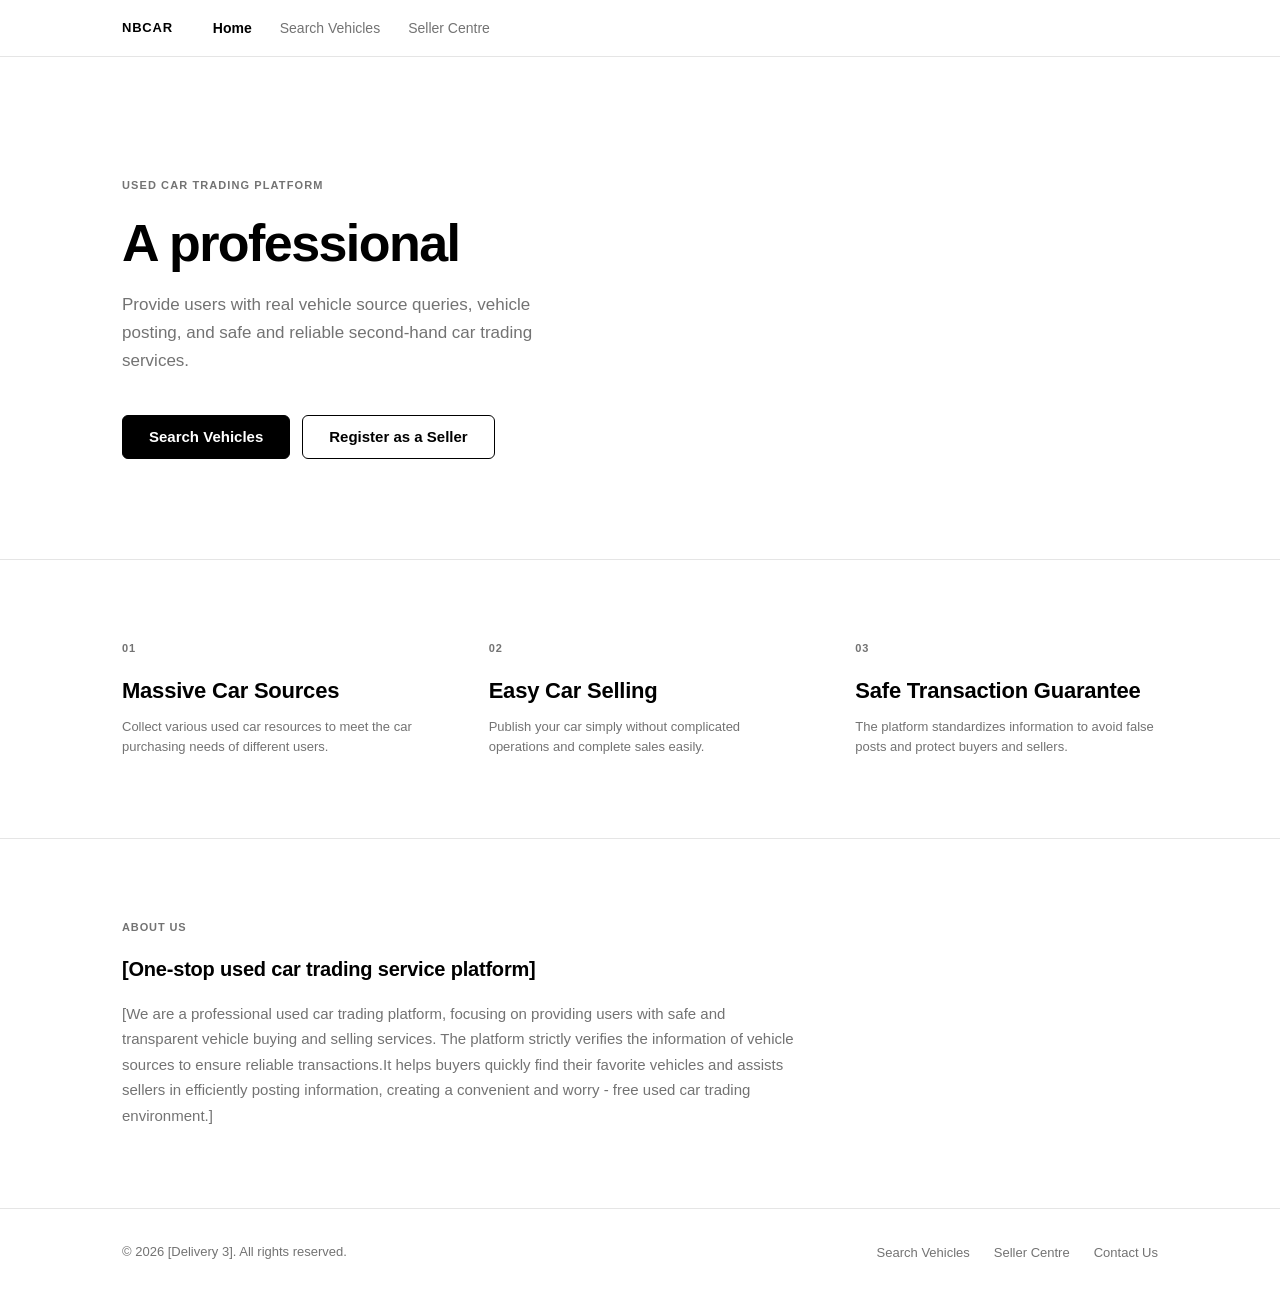
<file: index.html>
<!DOCTYPE html>
<html lang="zh-CN">

<head>
  <meta charset="UTF-8">
  <meta name="viewport" content="width=device-width, initial-scale=1.0">
  <title>NBCAR — Used Car Trading Platform</title>
  <link rel="stylesheet" href="css/style.css">
</head>

<body data-page="index">
  <div class="page-wrap">

    <!-- ===== Primary Navigation ===== -->
    <nav class="nav">
      <div class="nav-inner">
        <a href="index.html" class="nav-logo">NBCAR</a>
        <ul class="nav-links">
          <li><a href="index.html" class="active">Home</a></li>
          <li><a href="search.html">Search Vehicles</a></li>
          <li><a href="seller.html">Seller Centre</a></li>
        </ul>
        <div class="nav-right" id="nav-user-status"></div>
      </div>
    </nav>

    <main class="page-main">

      <!-- ===== Hero ===== -->
      <section class="hero">
        <div class="container">
          <p class="hero-eyebrow">Used Car Trading Platform</p>
          <h1 class="hero-title ">A professional online second-hand trading platform.</h1>
          <p class="hero-subtitle ">Provide users with real vehicle source queries, vehicle posting, and safe and
            reliable second-hand car trading services.</p>
          <div class="hero-actions">
            <a href="search.html" class="btn btn-primary btn-lg">Search Vehicles</a>
            <a href="register.html" class="btn btn-secondary btn-lg">Register as a Seller</a>
          </div>
        </div>
      </section>

      <!-- ===== Divider ===== -->
      <div style="border-top: 1px solid #E5E5E5;"></div>

      <!-- ===== Feature overview ===== -->
      <section class="section">
        <div class="container">
          <div style="display: grid; grid-template-columns: repeat(3, 1fr); gap: 48px 64px;">

            <div>
              <div class="section-label">01</div>
              <div class="section-heading">Massive Car Sources</div>
              <p class="text-muted text-sm mt-8">Collect various used car resources to meet the car purchasing needs of
                different
                users.</p>
            </div>

            <div>
              <div class="section-label">02</div>
              <div class="section-heading">Easy Car Selling</div>
              <p class="text-muted text-sm mt-8">Publish your car simply without complicated operations and complete
                sales easily.
              </p>
            </div>

            <div>
              <div class="section-label">03</div>
              <div class="section-heading">Safe Transaction Guarantee</div>
              <p class="text-muted text-sm mt-8">The platform standardizes information to avoid false posts and protect
                buyers and
                sellers.</p>
            </div>
          </div>
        </div>
      </section>

      <!-- ===== About strip ===== -->
      <div style="border-top: 1px solid #E5E5E5;"></div>
      <section class="section">
        <div class="container">
          <div style="max-width: 680px;">
            <p class="section-label">About Us</p>
            <h2 class="section-heading" style="font-size: 20px; margin-bottom: 16px;">[One-stop used car trading service
              platform]</h2>
            <p class="text-muted" style="font-size: 15px; line-height: 1.7;">[We are a professional used car trading
              platform, focusing on providing users with safe and transparent vehicle buying and selling services. The
              platform strictly verifies the information of vehicle sources to ensure reliable transactions.It helps
              buyers quickly find their favorite vehicles and assists sellers in efficiently posting information,
              creating a convenient and worry - free used car trading environment.]</p>
            </p>
          </div>
        </div>
      </section>

    </main>

    <!-- ===== Footer ===== -->
    <footer>
      <div class="footer-inner">
        <span class="footer-copy ">© 2026 [Delivery 3]. All rights reserved.</span>
        <ul class="footer-links">
          <li><a href="search.html">Search Vehicles</a></li>
          <li><a href="seller.html">Seller Centre</a></li>
          <li><a href="#" class="ph">Contact Us</a></li>
        </ul>
      </div>
    </footer>

  </div>
  <script src="js/storage.js"></script>
  <script src="js/validation.js"></script>
  <script src="js/main.js"></script>
</body>

</html>
</file>
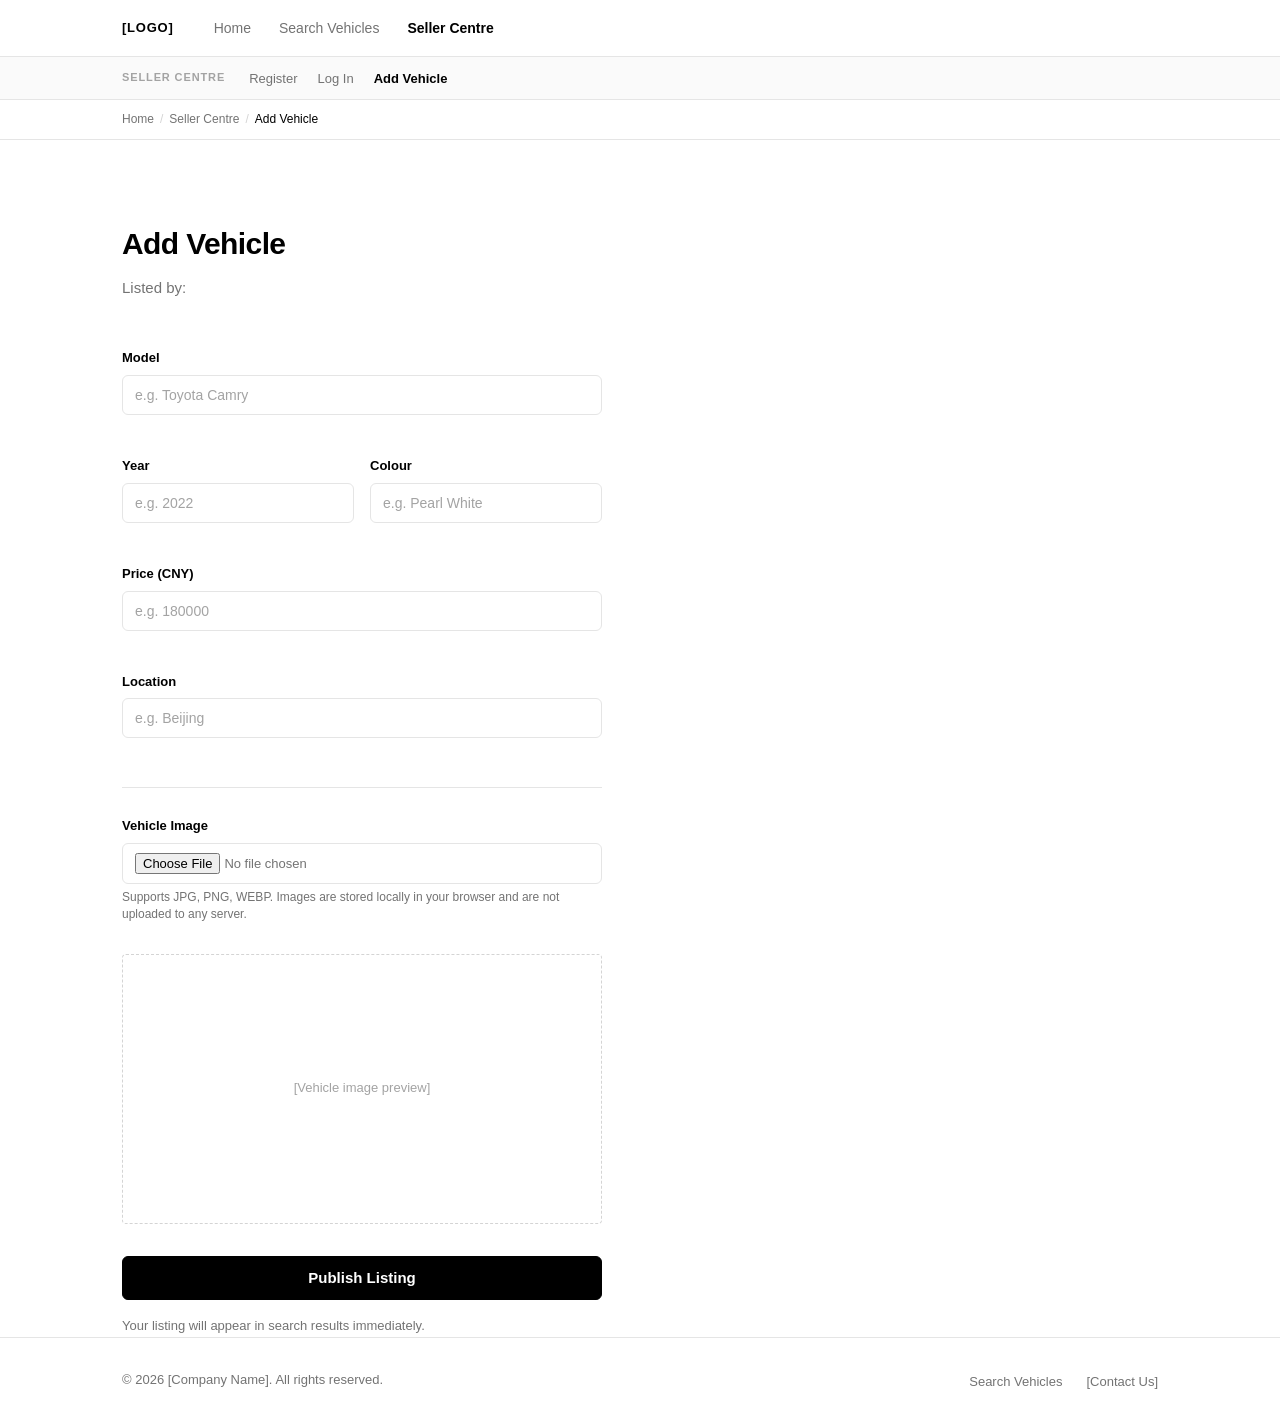
<file: add-car.html>
<!DOCTYPE html>
<html lang="zh-CN">
<head>
  <meta charset="UTF-8">
  <meta name="viewport" content="width=device-width, initial-scale=1.0">
  <title>Add Vehicle — [Company Name]</title>
  <link rel="stylesheet" href="css/style.css">
</head>
<body data-page="add-car">
<div class="page-wrap">

  <!-- ===== Primary Navigation ===== -->
  <nav class="nav">
    <div class="nav-inner">
      <a href="index.html" class="nav-logo">[LOGO]</a>
      <ul class="nav-links">
        <li><a href="index.html">Home</a></li>
        <li><a href="search.html">Search Vehicles</a></li>
        <li><a href="seller.html" class="active">Seller Centre</a></li>
      </ul>
      <div class="nav-right" id="nav-user-status"></div>
    </div>
  </nav>

  <!-- ===== Sub Navigation ===== -->
  <div class="sub-nav">
    <div class="sub-nav-inner">
      <span class="sub-nav-label">Seller Centre</span>
      <ul class="sub-nav-links">
        <li><a href="register.html">Register</a></li>
        <li><a href="login.html">Log In</a></li>
        <li><a href="add-car.html" class="active">Add Vehicle</a></li>
      </ul>
    </div>
  </div>

  <!-- ===== Breadcrumb ===== -->
  <div class="breadcrumb">
    <div class="breadcrumb-inner">
      <a href="index.html">Home</a>
      <span class="breadcrumb-sep">/</span>
      <a href="seller.html">Seller Centre</a>
      <span class="breadcrumb-sep">/</span>
      <span class="breadcrumb-current">Add Vehicle</span>
    </div>
  </div>

  <main class="page-main">
    <div class="container">
      <div class="page-header">
        <h1>Add Vehicle</h1>
        <p>
          Listed by: <strong id="seller-tag" style="font-weight:600;"></strong>
        </p>
      </div>

      <div class="form-wrap">

        <!-- Flash message -->
        <div id="flash" class="flash" role="alert"></div>

        <form id="add-car-form" novalidate>

          <!-- 车型 -->
          <div class="form-group">
            <label class="form-label" for="model">Model</label>
            <input
              class="form-input"
              type="text"
              id="model"
              name="model"
              placeholder="e.g. Toyota Camry"
            >
            <span class="form-error" id="model-error"></span>
          </div>

          <!-- 年份 + 颜色（两列） -->
          <div style="display: grid; grid-template-columns: 1fr 1fr; gap: 16px;">

            <div class="form-group">
              <label class="form-label" for="year">Year</label>
              <input
                class="form-input"
                type="number"
                id="year"
                name="year"
                placeholder="e.g. 2022"
                min="1990"
                max="2026"
              >
              <span class="form-error" id="year-error"></span>
            </div>

            <div class="form-group">
              <label class="form-label" for="color">Colour</label>
              <input
                class="form-input"
                type="text"
                id="color"
                name="color"
                placeholder="e.g. Pearl White"
              >
              <span class="form-error" id="color-error"></span>
            </div>

          </div>

          <!-- 价格 -->
          <div class="form-group">
            <label class="form-label" for="price">Price (CNY)</label>
            <input
              class="form-input"
              type="number"
              id="price"
              name="price"
              placeholder="e.g. 180000"
              min="1"
            >
            <span class="form-error" id="price-error"></span>
          </div>

          <!-- 所在地 -->
          <div class="form-group">
            <label class="form-label" for="location">Location</label>
            <input
              class="form-input"
              type="text"
              id="location"
              name="location"
              placeholder="e.g. Beijing"
            >
            <span class="form-error" id="location-error"></span>
          </div>

          <!-- 分隔线 -->
          <div style="border-top: 1px solid #E5E5E5; margin: 28px 0;"></div>

          <!-- 车辆图片 -->
          <div class="form-group">
            <label class="form-label" for="image">Vehicle Image</label>
            <input
              class="form-file"
              type="file"
              id="image"
              name="image"
              accept="image/*"
            >
            <span class="form-hint">Supports JPG, PNG, WEBP. Images are stored locally in your browser and are not uploaded to any server.</span>
            <span class="form-error" id="image-error"></span>

            <!-- Preview box -->
            <div class="img-preview" id="img-preview">
              <span class="ph">[Vehicle image preview]</span>
            </div>
          </div>

          <div class="mt-32">
            <button type="submit" class="btn btn-primary btn-lg btn-block">Publish Listing</button>
          </div>

          <p class="text-sm text-muted mt-16">
            Your listing will appear in search results immediately.
          </p>

        </form>
      </div>
    </div>
  </main>

  <!-- ===== Footer ===== -->
  <footer>
    <div class="footer-inner">
      <span class="footer-copy ph">© 2026 [Company Name]. All rights reserved.</span>
      <ul class="footer-links">
        <li><a href="search.html">Search Vehicles</a></li>
        <li><a href="#" class="ph">[Contact Us]</a></li>
      </ul>
    </div>
  </footer>

</div>
<script src="js/storage.js"></script>
<script src="js/validation.js"></script>
<script src="js/main.js"></script>
</body>
</html>
</file>
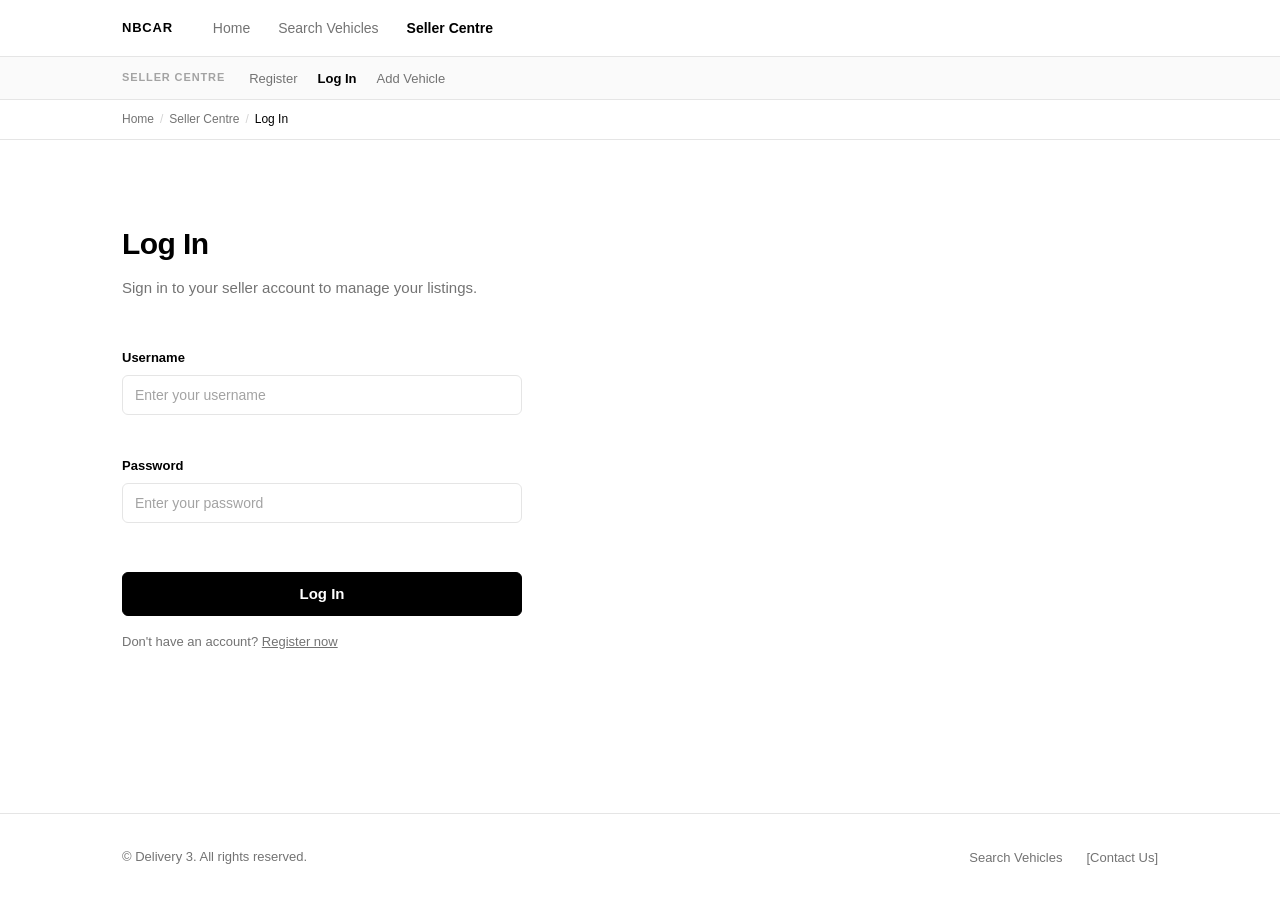
<file: login.html>
<!DOCTYPE html>
<html lang="zh-CN">

<head>
  <meta charset="UTF-8">
  <meta name="viewport" content="width=device-width, initial-scale=1.0">
  <title>Log In — NBCAR</title>
  <link rel="stylesheet" href="css/style.css">
</head>

<body data-page="login">
  <div class="page-wrap">

    <!-- ===== Primary Navigation ===== -->
    <nav class="nav">
      <div class="nav-inner">
        <a href="index.html" class="nav-logo">NBCAR</a>
        <ul class="nav-links">
          <li><a href="index.html">Home</a></li>
          <li><a href="search.html">Search Vehicles</a></li>
          <li><a href="seller.html" class="active">Seller Centre</a></li>
        </ul>
        <div class="nav-right" id="nav-user-status"></div>
      </div>
    </nav>

    <!-- ===== Sub Navigation ===== -->
    <div class="sub-nav">
      <div class="sub-nav-inner">
        <span class="sub-nav-label">Seller Centre</span>
        <ul class="sub-nav-links">
          <li><a href="register.html">Register</a></li>
          <li><a href="login.html" class="active">Log In</a></li>
          <li><a href="add-car.html">Add Vehicle</a></li>
        </ul>
      </div>
    </div>

    <!-- ===== Breadcrumb ===== -->
    <div class="breadcrumb">
      <div class="breadcrumb-inner">
        <a href="index.html">Home</a>
        <span class="breadcrumb-sep">/</span>
        <a href="seller.html">Seller Centre</a>
        <span class="breadcrumb-sep">/</span>
        <span class="breadcrumb-current">Log In</span>
      </div>
    </div>

    <main class="page-main">
      <div class="container">
        <div class="page-header">
          <h1>Log In</h1>
          <p>Sign in to your seller account to manage your listings.</p>
        </div>

        <div class="form-wrap-sm">

          <!-- Flash message -->
          <div id="flash" class="flash" role="alert"></div>

          <form id="login-form" novalidate autocomplete="off">

            <!-- 用户名 -->
            <div class="form-group">
              <label class="form-label" for="username">Username</label>
              <input class="form-input" type="text" id="username" name="username" placeholder="Enter your username"
                autocomplete="username">
              <span class="form-error" id="username-error"></span>
            </div>

            <!-- 密码 -->
            <div class="form-group">
              <label class="form-label" for="password">Password</label>
              <input class="form-input" type="password" id="password" name="password" placeholder="Enter your password"
                autocomplete="current-password">
              <span class="form-error" id="password-error"></span>
            </div>

            <div class="mt-28" style="margin-top: 28px;">
              <button type="submit" class="btn btn-primary btn-lg btn-block">Log In</button>
            </div>

            <p class="text-sm text-muted mt-16">
              Don't have an account? <a href="register.html">Register now</a>
            </p>

          </form>
        </div>
      </div>
    </main>

    <!-- ===== Footer ===== -->
    <footer>
      <div class="footer-inner">
        <span class="footer-copy ph">© Delivery 3. All rights reserved.</span>
        <ul class="footer-links">
          <li><a href="search.html">Search Vehicles</a></li>
          <li><a href="#" class="ph">[Contact Us]</a></li>
        </ul>
      </div>
    </footer>

  </div>
  <script src="js/storage.js"></script>
  <script src="js/validation.js"></script>
  <script src="js/main.js"></script>
</body>

</html>
</file>
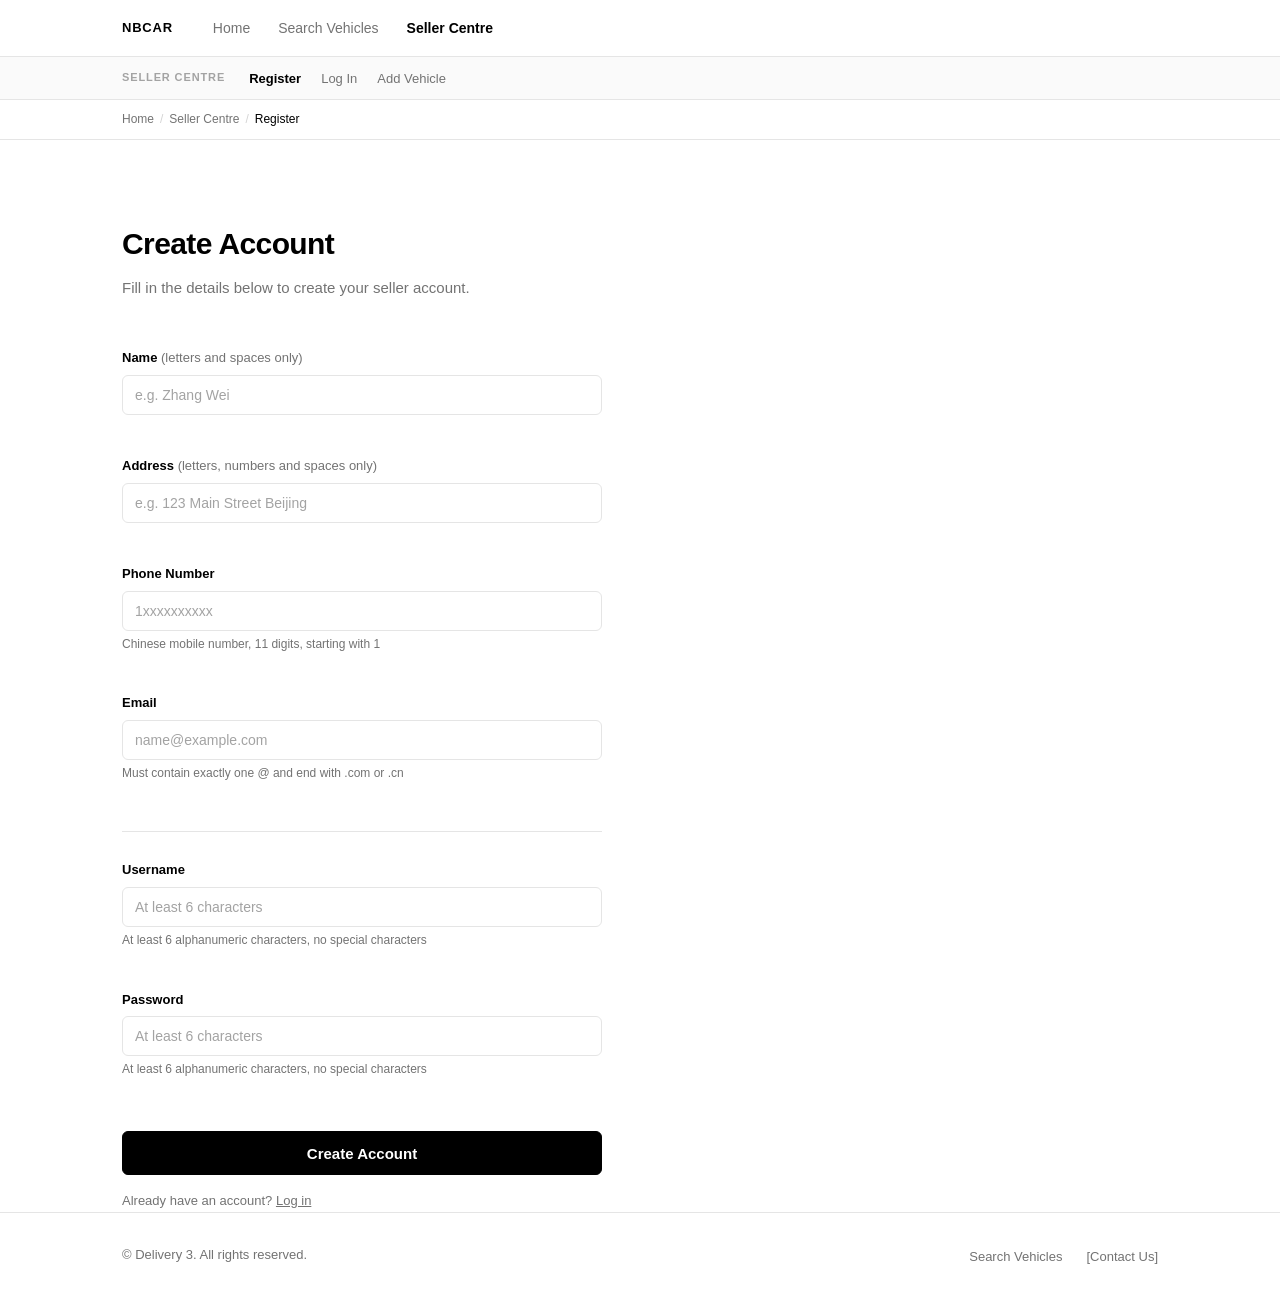
<file: register.html>
<!DOCTYPE html>
<html lang="zh-CN">

<head>
  <meta charset="UTF-8">
  <meta name="viewport" content="width=device-width, initial-scale=1.0">
  <title>Register — NBCAR</title>
  <link rel="stylesheet" href="css/style.css">
</head>

<body data-page="register">
  <div class="page-wrap">

    <!-- ===== Primary Navigation ===== -->
    <nav class="nav">
      <div class="nav-inner">
        <a href="index.html" class="nav-logo">NBCAR</a>
        <ul class="nav-links">
          <li><a href="index.html">Home</a></li>
          <li><a href="search.html">Search Vehicles</a></li>
          <li><a href="seller.html" class="active">Seller Centre</a></li>
        </ul>
        <div class="nav-right" id="nav-user-status"></div>
      </div>
    </nav>

    <!-- ===== Sub Navigation ===== -->
    <div class="sub-nav">
      <div class="sub-nav-inner">
        <span class="sub-nav-label">Seller Centre</span>
        <ul class="sub-nav-links">
          <li><a href="register.html" class="active">Register</a></li>
          <li><a href="login.html">Log In</a></li>
          <li><a href="add-car.html">Add Vehicle</a></li>
        </ul>
      </div>
    </div>

    <!-- ===== Breadcrumb ===== -->
    <div class="breadcrumb">
      <div class="breadcrumb-inner">
        <a href="index.html">Home</a>
        <span class="breadcrumb-sep">/</span>
        <a href="seller.html">Seller Centre</a>
        <span class="breadcrumb-sep">/</span>
        <span class="breadcrumb-current">Register</span>
      </div>
    </div>

    <main class="page-main">
      <div class="container">
        <div class="page-header">
          <h1>Create Account</h1>
          <p>Fill in the details below to create your seller account.</p>
        </div>

        <div class="form-wrap">

          <!-- Flash message -->
          <div id="flash" class="flash" role="alert"></div>

          <form id="register-form" novalidate autocomplete="off">

            <!-- 姓名 -->
            <div class="form-group">
              <label class="form-label" for="name">
                Name
                <span class="text-muted fw-400" style="font-weight:400"> (letters and spaces only)</span>
              </label>
              <input class="form-input" type="text" id="name" name="name" placeholder="e.g. Zhang Wei"
                autocomplete="off">
              <span class="form-error" id="name-error"></span>
            </div>

            <!-- 地址 -->
            <div class="form-group">
              <label class="form-label" for="address">
                Address
                <span class="text-muted" style="font-weight:400"> (letters, numbers and spaces only)</span>
              </label>
              <input class="form-input" type="text" id="address" name="address"
                placeholder="e.g. 123 Main Street Beijing" autocomplete="off">
              <span class="form-error" id="address-error"></span>
            </div>

            <!-- 手机号 -->
            <div class="form-group">
              <label class="form-label" for="phone">Phone Number</label>
              <input class="form-input" type="tel" id="phone" name="phone" placeholder="1xxxxxxxxxx" autocomplete="off"
                maxlength="11">
              <span class="form-hint">Chinese mobile number, 11 digits, starting with 1</span>
              <span class="form-error" id="phone-error"></span>
            </div>

            <!-- 邮箱 -->
            <div class="form-group">
              <label class="form-label" for="email">Email</label>
              <input class="form-input" type="email" id="email" name="email" placeholder="name@example.com"
                autocomplete="off">
              <span class="form-hint">Must contain exactly one @ and end with .com or .cn</span>
              <span class="form-error" id="email-error"></span>
            </div>

            <!-- 分隔线 -->
            <div style="border-top: 1px solid #E5E5E5; margin: 28px 0;"></div>

            <!-- 用户名 -->
            <div class="form-group">
              <label class="form-label" for="username">Username</label>
              <input class="form-input" type="text" id="username" name="username" placeholder="At least 6 characters"
                autocomplete="off">
              <span class="form-hint">At least 6 alphanumeric characters, no special characters</span>
              <span class="form-error" id="username-error"></span>
            </div>

            <!-- 密码 -->
            <div class="form-group">
              <label class="form-label" for="password">Password</label>
              <input class="form-input" type="password" id="password" name="password"
                placeholder="At least 6 characters" autocomplete="new-password">
              <span class="form-hint">At least 6 alphanumeric characters, no special characters</span>
              <span class="form-error" id="password-error"></span>
            </div>

            <div class="mt-32">
              <button type="submit" class="btn btn-primary btn-lg btn-block">Create Account</button>
            </div>

            <p class="text-sm text-muted mt-16">
              Already have an account? <a href="login.html">Log in</a>
            </p>

          </form>
        </div>
      </div>
    </main>

    <!-- ===== Footer ===== -->
    <footer>
      <div class="footer-inner">
        <span class="footer-copy ph">© Delivery 3. All rights reserved.</span>
        <ul class="footer-links">
          <li><a href="search.html">Search Vehicles</a></li>
          <li><a href="#" class="ph">[Contact Us]</a></li>
        </ul>
      </div>
    </footer>

  </div>
  <script src="js/storage.js"></script>
  <script src="js/validation.js"></script>
  <script src="js/main.js"></script>
</body>

</html>
</file>
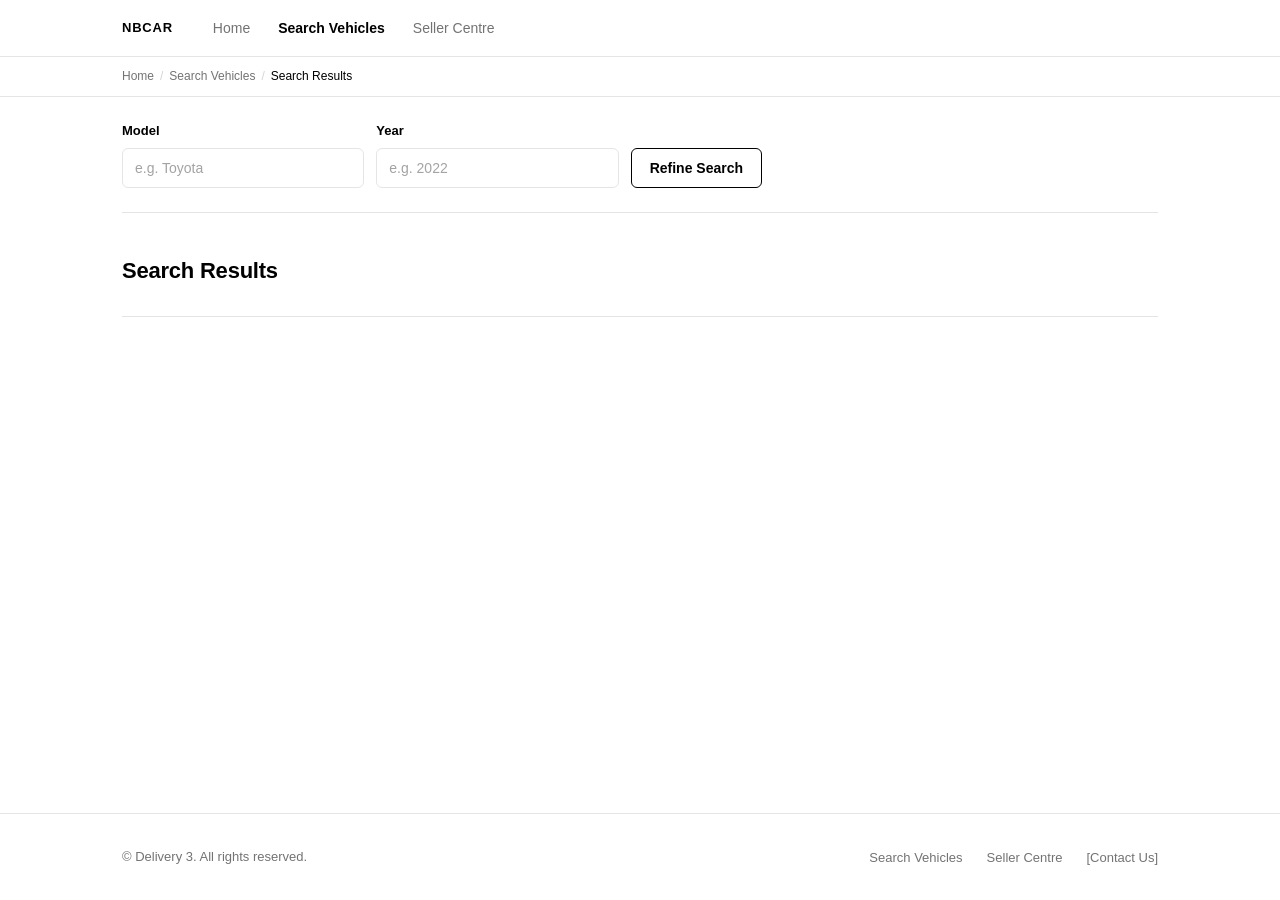
<file: results.html>
<!DOCTYPE html>
<html lang="zh-CN">

<head>
  <meta charset="UTF-8">
  <meta name="viewport" content="width=device-width, initial-scale=1.0">
  <title>Search Results — NBCAR</title>
  <link rel="stylesheet" href="css/style.css">
</head>

<body data-page="results">
  <div class="page-wrap">

    <!-- ===== Primary Navigation ===== -->
    <nav class="nav">
      <div class="nav-inner">
        <a href="index.html" class="nav-logo">NBCAR</a>
        <ul class="nav-links">
          <li><a href="index.html">Home</a></li>
          <li><a href="search.html" class="active">Search Vehicles</a></li>
          <li><a href="seller.html">Seller Centre</a></li>
        </ul>
        <div class="nav-right" id="nav-user-status"></div>
      </div>
    </nav>

    <!-- ===== Breadcrumb ===== -->
    <div class="breadcrumb">
      <div class="breadcrumb-inner">
        <a href="index.html">Home</a>
        <span class="breadcrumb-sep">/</span>
        <a href="search.html">Search Vehicles</a>
        <span class="breadcrumb-sep">/</span>
        <span class="breadcrumb-current">Search Results</span>
      </div>
    </div>

    <main class="page-main">
      <div class="container">

        <!-- ===== Refine search strip ===== -->
        <div class="refine-strip">
          <form id="refine-form" novalidate>
            <div class="search-row" style="max-width: 640px;">

              <div class="form-group" style="margin-bottom: 0;">
                <label class="form-label" for="model">Model</label>
                <input class="form-input" type="text" id="model" name="model" placeholder="e.g. Toyota">
              </div>

              <div class="form-group" style="margin-bottom: 0;">
                <label class="form-label" for="year">Year</label>
                <input class="form-input" type="number" id="year" name="year" placeholder="e.g. 2022" min="1990"
                  max="2026">
              </div>

              <div>
                <div style="height: 19px;"></div>
                <button type="submit" class="btn btn-secondary" style="height: 40px;">
                  Refine Search
                </button>
              </div>

            </div>
          </form>
        </div>

        <!-- ===== Results meta ===== -->
        <div class="results-meta">
          <h1 class="results-heading" id="results-heading">Search Results</h1>
          <p class="results-count" id="results-count"></p>
        </div>

        <!-- ===== Car list (rendered by JS) ===== -->
        <div id="car-list" class="car-list" style="padding-bottom: 80px;"></div>

      </div>
    </main>

    <!-- ===== Footer ===== -->
    <footer>
      <div class="footer-inner">
        <span class="footer-copy ph">© Delivery 3. All rights reserved.</span>
        <ul class="footer-links">
          <li><a href="search.html">Search Vehicles</a></li>
          <li><a href="seller.html">Seller Centre</a></li>
          <li><a href="#" class="ph">[Contact Us]</a></li>
        </ul>
      </div>
    </footer>

  </div>
  <script src="js/storage.js"></script>
  <script src="js/validation.js"></script>
  <script src="js/main.js"></script>
</body>

</html>
</file>
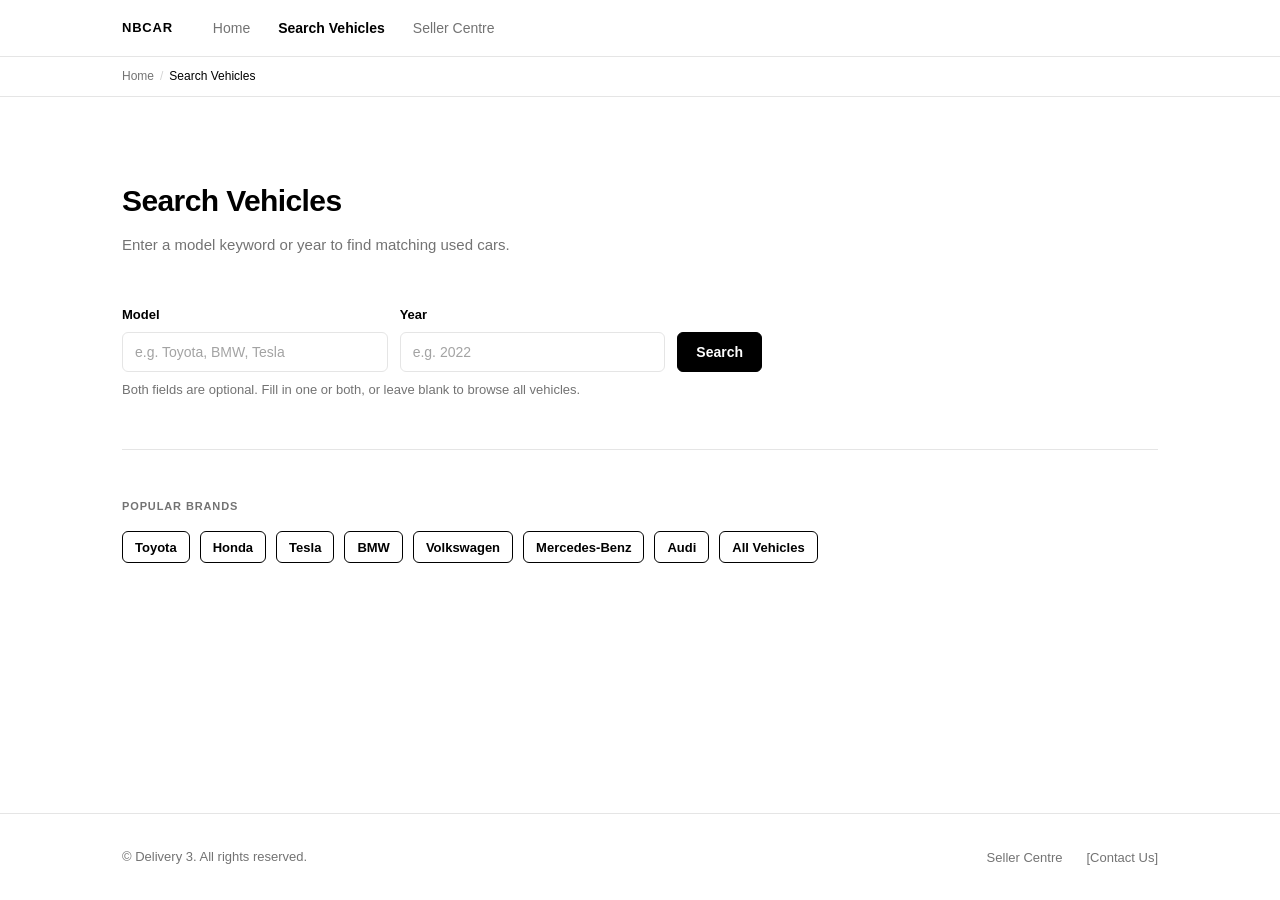
<file: search.html>
<!DOCTYPE html>
<html lang="zh-CN">

<head>
  <meta charset="UTF-8">
  <meta name="viewport" content="width=device-width, initial-scale=1.0">
  <title>Search Vehicles — NBCAR</title>
  <link rel="stylesheet" href="css/style.css">
</head>

<body data-page="search">
  <div class="page-wrap">

    <!-- ===== Primary Navigation ===== -->
    <nav class="nav">
      <div class="nav-inner">
        <a href="index.html" class="nav-logo">NBCAR</a>
        <ul class="nav-links">
          <li><a href="index.html">Home</a></li>
          <li><a href="search.html" class="active">Search Vehicles</a></li>
          <li><a href="seller.html">Seller Centre</a></li>
        </ul>
        <div class="nav-right" id="nav-user-status"></div>
      </div>
    </nav>

    <!-- ===== Breadcrumb ===== -->
    <div class="breadcrumb">
      <div class="breadcrumb-inner">
        <a href="index.html">Home</a>
        <span class="breadcrumb-sep">/</span>
        <span class="breadcrumb-current">Search Vehicles</span>
      </div>
    </div>

    <main class="page-main">
      <div class="container">

        <div class="page-header">
          <h1>Search Vehicles</h1>
          <p>Enter a model keyword or year to find matching used cars.</p>
        </div>

        <!-- Search form -->
        <form id="search-form" novalidate style="max-width: 640px;">
          <div class="search-row">

            <div class="form-group" style="margin-bottom: 0;">
              <label class="form-label" for="model">Model</label>
              <input class="form-input" type="text" id="model" name="model" placeholder="e.g. Toyota, BMW, Tesla">
            </div>

            <div class="form-group" style="margin-bottom: 0;">
              <label class="form-label" for="year">Year</label>
              <input class="form-input" type="number" id="year" name="year" placeholder="e.g. 2022" min="1990"
                max="2026">
            </div>

            <div>
              <!-- Spacer to align button with inputs -->
              <div style="height: 19px;"></div>
              <button type="submit" class="btn btn-primary" style="height: 40px; white-space: nowrap;">
                Search
              </button>
            </div>

          </div>

          <p class="text-sm text-muted mt-8">
            Both fields are optional. Fill in one or both, or leave blank to browse all vehicles.
          </p>
        </form>

        <!-- Divider -->
        <div style="border-top: 1px solid #E5E5E5; margin: 48px 0;"></div>

        <!-- Quick links / browse hints -->
        <div>
          <p class="section-label mb-16">Popular Brands</p>
          <div style="display: flex; flex-wrap: wrap; gap: 10px;">
            <a href="results.html?model=Toyota" class="btn btn-secondary btn-sm">Toyota</a>
            <a href="results.html?model=Honda" class="btn btn-secondary btn-sm">Honda</a>
            <a href="results.html?model=Tesla" class="btn btn-secondary btn-sm">Tesla</a>
            <a href="results.html?model=BMW" class="btn btn-secondary btn-sm">BMW</a>
            <a href="results.html?model=Volkswagen" class="btn btn-secondary btn-sm">Volkswagen</a>
            <a href="results.html?model=Mercedes-Benz" class="btn btn-secondary btn-sm">Mercedes-Benz</a>
            <a href="results.html?model=Audi" class="btn btn-secondary btn-sm">Audi</a>
            <a href="results.html" class="btn btn-secondary btn-sm">All Vehicles</a>
          </div>
        </div>

      </div>
    </main>

    <!-- ===== Footer ===== -->
    <footer>
      <div class="footer-inner">
        <span class="footer-copy ph">© Delivery 3. All rights reserved.</span>
        <ul class="footer-links">
          <li><a href="seller.html">Seller Centre</a></li>
          <li><a href="#" class="ph">[Contact Us]</a></li>
        </ul>
      </div>
    </footer>

  </div>
  <script src="js/storage.js"></script>
  <script src="js/validation.js"></script>
  <script src="js/main.js"></script>
</body>

</html>
</file>
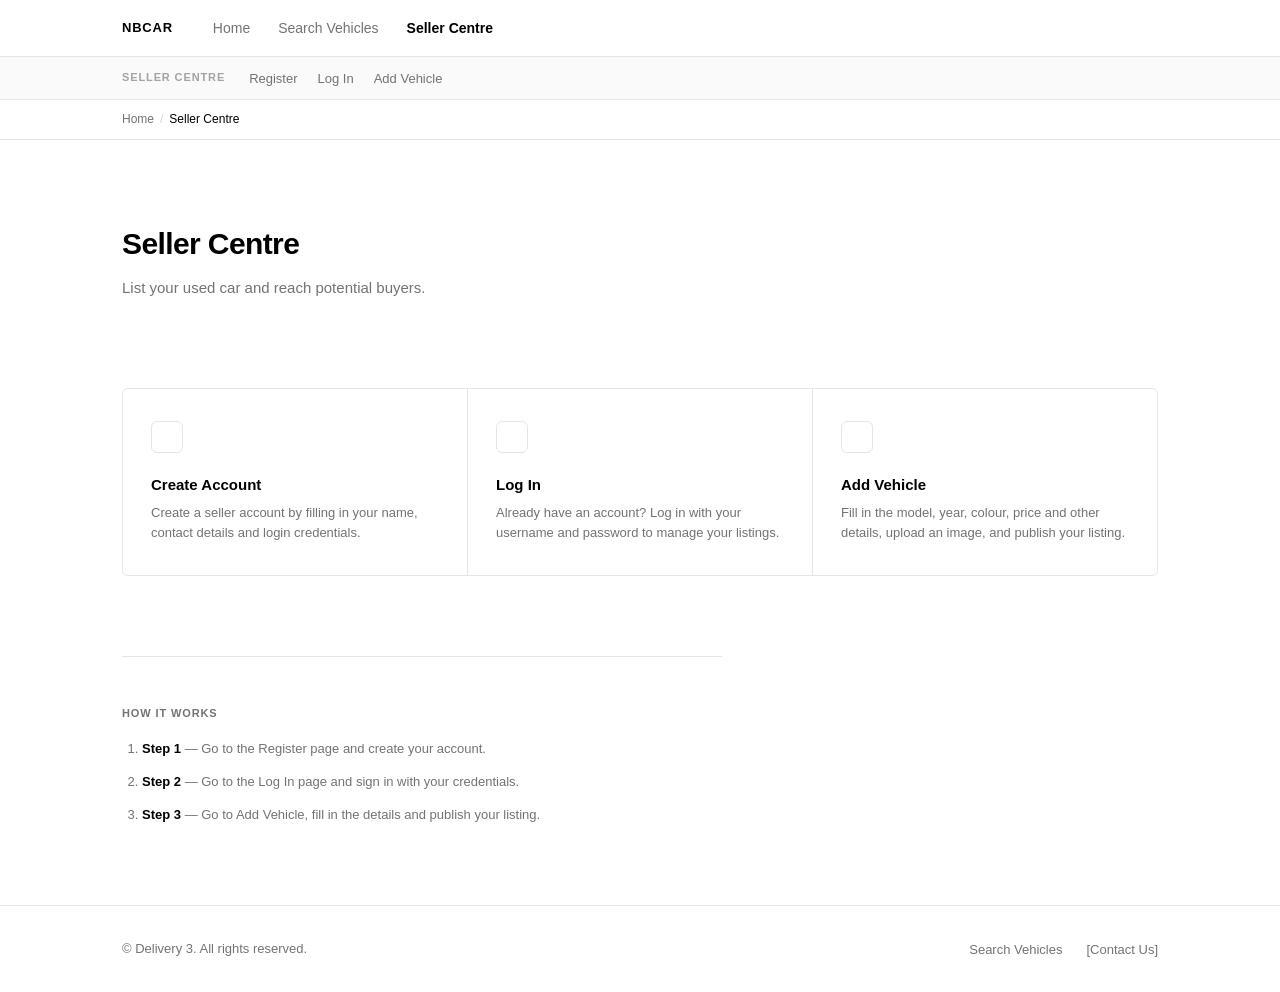
<file: seller.html>
<!DOCTYPE html>
<html lang="zh-CN">

<head>
  <meta charset="UTF-8">
  <meta name="viewport" content="width=device-width, initial-scale=1.0">
  <title>Seller Centre — NBCAR</title>
  <link rel="stylesheet" href="css/style.css">
</head>

<body data-page="seller">
  <div class="page-wrap">

    <!-- ===== Primary Navigation ===== -->
    <nav class="nav">
      <div class="nav-inner">
        <a href="index.html" class="nav-logo">NBCAR</a>
        <ul class="nav-links">
          <li><a href="index.html">Home</a></li>
          <li><a href="search.html">Search Vehicles</a></li>
          <li><a href="seller.html" class="active">Seller Centre</a></li>
        </ul>
        <div class="nav-right" id="nav-user-status"></div>
      </div>
    </nav>

    <!-- ===== Sub Navigation ===== -->
    <div class="sub-nav">
      <div class="sub-nav-inner">
        <span class="sub-nav-label">Seller Centre</span>
        <ul class="sub-nav-links">
          <li><a href="register.html">Register</a></li>
          <li><a href="login.html">Log In</a></li>
          <li><a href="add-car.html">Add Vehicle</a></li>
        </ul>
      </div>
    </div>

    <!-- ===== Breadcrumb ===== -->
    <div class="breadcrumb">
      <div class="breadcrumb-inner">
        <a href="index.html">Home</a>
        <span class="breadcrumb-sep">/</span>
        <span class="breadcrumb-current">Seller Centre</span>
      </div>
    </div>

    <main class="page-main">
      <div class="container">
        <div class="page-header">
          <h1>Seller Centre</h1>
          <p>List your used car and reach potential buyers.</p>
        </div>

        <!-- Login status notice -->
        <p class="text-sm text-muted" id="seller-login-status"></p>

        <!-- Nav cards -->
        <div class="seller-cards">

          <a href="register.html" class="seller-card">
            <div class="seller-card-icon"></div>
            <div class="seller-card-title">Create Account</div>
            <div class="seller-card-desc">Create a seller account by filling in your name, contact details and login
              credentials.</div>
          </a>

          <a href="login.html" class="seller-card">
            <div class="seller-card-icon"></div>
            <div class="seller-card-title">Log In</div>
            <div class="seller-card-desc">Already have an account? Log in with your username and password to manage your
              listings.</div>
          </a>

          <a href="add-car.html" class="seller-card">
            <div class="seller-card-icon"></div>
            <div class="seller-card-title">Add Vehicle</div>
            <div class="seller-card-desc">Fill in the model, year, colour, price and other details, upload an image, and
              publish your listing.</div>
          </a>

        </div>

        <!-- How it works -->
        <div class="section">
          <div style="border-top: 1px solid #E5E5E5; padding-top: 48px; max-width: 600px;">
            <p class="section-label">How It Works</p>
            <ol style="padding-left: 20px; display: flex; flex-direction: column; gap: 12px; margin-top: 16px;">
              <li class="text-sm" style="line-height: 1.6; color: #737373;">
                <strong style="color: #000;">Step 1</strong> — Go to the Register page and create your account.
              </li>
              <li class="text-sm" style="line-height: 1.6; color: #737373;">
                <strong style="color: #000;">Step 2</strong> — Go to the Log In page and sign in with your credentials.
              </li>
              <li class="text-sm" style="line-height: 1.6; color: #737373;">
                <strong style="color: #000;">Step 3</strong> — Go to Add Vehicle, fill in the details and publish your
                listing.
              </li>
            </ol>
          </div>
        </div>

      </div>
    </main>

    <!-- ===== Footer ===== -->
    <footer>
      <div class="footer-inner">
        <span class="footer-copy ph">© Delivery 3. All rights reserved.</span>
        <ul class="footer-links">
          <li><a href="search.html">Search Vehicles</a></li>
          <li><a href="#" class="ph">[Contact Us]</a></li>
        </ul>
      </div>
    </footer>

  </div>
  <script src="js/storage.js"></script>
  <script src="js/validation.js"></script>
  <script src="js/main.js"></script>
</body>

</html>
</file>
<file: css/style.css>
/* ============================================================
   Shared Stylesheet — [公司名]
   Design tokens: black/white/gray only, max-radius 6px
   ============================================================ */

/* ----- Reset ----- */
*, *::before, *::after {
  box-sizing: border-box;
  margin: 0;
  padding: 0;
}

html {
  font-size: 16px;
  -webkit-font-smoothing: antialiased;
  -moz-osx-font-smoothing: grayscale;
  text-size-adjust: 100%;
}

body {
  font-family: -apple-system, BlinkMacSystemFont, "Segoe UI", Helvetica, Arial, sans-serif;
  font-weight: 400;
  font-size: 16px;
  line-height: 1.6;
  color: #000;
  background: #fff;
}

a { color: inherit; }

img {
  max-width: 100%;
  height: auto;
  display: block;
}

/* ----- Page shell ----- */
.page-wrap {
  min-height: 100vh;
  display: flex;
  flex-direction: column;
}

.page-main { flex: 1; }

/* ----- Container ----- */
.container {
  max-width: 1100px;
  margin: 0 auto;
  padding: 0 32px;
}

/* ============================================================
   Primary Navigation
   ============================================================ */
.nav {
  border-bottom: 1px solid #E5E5E5;
  position: sticky;
  top: 0;
  background: #fff;
  z-index: 200;
}

.nav-inner {
  max-width: 1100px;
  margin: 0 auto;
  padding: 0 32px;
  height: 56px;
  display: flex;
  align-items: center;
}

.nav-logo {
  font-size: 13px;
  font-weight: 600;
  letter-spacing: 0.06em;
  text-decoration: none;
  color: #000;
  margin-right: 40px;
  flex-shrink: 0;
  text-transform: uppercase;
}

.nav-links {
  display: flex;
  align-items: center;
  gap: 28px;
  list-style: none;
  flex: 1;
}

.nav-links a {
  font-size: 14px;
  color: #737373;
  text-decoration: none;
  transition: color 0.12s;
}

.nav-links a:hover { color: #000; }

.nav-links a.active {
  color: #000;
  font-weight: 600;
}

.nav-right {
  display: flex;
  align-items: center;
  gap: 10px;
  margin-left: auto;
}

/* ----- User status in nav ----- */
.user-status {
  display: flex;
  align-items: center;
  gap: 10px;
  font-size: 13px;
  color: #737373;
}

.user-status strong { color: #000; font-weight: 600; }

/* ============================================================
   Sub Navigation (Seller section)
   ============================================================ */
.sub-nav {
  border-bottom: 1px solid #E5E5E5;
  background: #FAFAFA;
}

.sub-nav-inner {
  max-width: 1100px;
  margin: 0 auto;
  padding: 0 32px;
  height: 42px;
  display: flex;
  align-items: center;
  gap: 0;
}

.sub-nav-label {
  font-size: 11px;
  font-weight: 600;
  text-transform: uppercase;
  letter-spacing: 0.08em;
  color: #A3A3A3;
  margin-right: 24px;
  flex-shrink: 0;
}

.sub-nav-links {
  display: flex;
  align-items: center;
  gap: 20px;
  list-style: none;
}

.sub-nav-links a {
  font-size: 13px;
  color: #737373;
  text-decoration: none;
  transition: color 0.12s;
}

.sub-nav-links a:hover { color: #000; }

.sub-nav-links a.active {
  color: #000;
  font-weight: 600;
}

/* ============================================================
   Breadcrumb
   ============================================================ */
.breadcrumb {
  border-bottom: 1px solid #E5E5E5;
}

.breadcrumb-inner {
  max-width: 1100px;
  margin: 0 auto;
  padding: 10px 32px;
  display: flex;
  align-items: center;
  gap: 6px;
  flex-wrap: wrap;
}

.breadcrumb-inner a {
  font-size: 12px;
  color: #737373;
  text-decoration: none;
}

.breadcrumb-inner a:hover { color: #000; }

.breadcrumb-sep {
  font-size: 12px;
  color: #D4D4D4;
  user-select: none;
}

.breadcrumb-current {
  font-size: 12px;
  color: #000;
}

/* ============================================================
   Page Header
   ============================================================ */
.page-header {
  padding: 80px 0 48px;
}

.page-header h1 {
  font-size: 30px;
  font-weight: 600;
  letter-spacing: -0.02em;
  margin-bottom: 8px;
}

.page-header p {
  font-size: 15px;
  color: #737373;
}

/* ============================================================
   Hero
   ============================================================ */
.hero {
  padding: 120px 0 100px;
}

.hero-eyebrow {
  font-size: 11px;
  font-weight: 600;
  text-transform: uppercase;
  letter-spacing: 0.1em;
  color: #737373;
  margin-bottom: 20px;
}

.hero-title {
  font-size: 52px;
  font-weight: 600;
  line-height: 1.08;
  letter-spacing: -0.03em;
  max-width: 680px;
  margin-bottom: 20px;
}

.hero-subtitle {
  font-size: 17px;
  color: #737373;
  max-width: 460px;
  line-height: 1.65;
  margin-bottom: 40px;
}

.hero-actions {
  display: flex;
  align-items: center;
  gap: 12px;
}

/* ============================================================
   Sections
   ============================================================ */
.section {
  padding: 80px 0;
}

.section + .section {
  border-top: 1px solid #E5E5E5;
}

.section-label {
  font-size: 11px;
  font-weight: 600;
  text-transform: uppercase;
  letter-spacing: 0.08em;
  color: #737373;
  margin-bottom: 16px;
}

.section-heading {
  font-size: 22px;
  font-weight: 600;
  letter-spacing: -0.01em;
  margin-bottom: 6px;
}

.section-desc {
  font-size: 14px;
  color: #737373;
}

/* ============================================================
   Buttons
   ============================================================ */
.btn {
  display: inline-flex;
  align-items: center;
  justify-content: center;
  height: 38px;
  padding: 0 18px;
  font-family: inherit;
  font-size: 14px;
  font-weight: 600;
  line-height: 1;
  border-radius: 6px;
  cursor: pointer;
  text-decoration: none;
  border: 1px solid transparent;
  white-space: nowrap;
  transition: opacity 0.12s;
  -webkit-appearance: none;
  appearance: none;
}

.btn:hover { opacity: 0.8; }
.btn:active { opacity: 0.65; }
.btn:disabled {
  opacity: 0.4;
  cursor: not-allowed;
}

/* Primary: black bg, white text */
.btn-primary {
  background: #000;
  color: #fff;
  border-color: #000;
}

/* Secondary: white bg, black border */
.btn-secondary {
  background: #fff;
  color: #000;
  border-color: #000;
}

.btn-sm {
  height: 32px;
  padding: 0 12px;
  font-size: 13px;
}

.btn-lg {
  height: 44px;
  padding: 0 26px;
  font-size: 15px;
}

/* Full-width button */
.btn-block {
  width: 100%;
}

/* ============================================================
   Forms
   ============================================================ */
.form-group {
  margin-bottom: 20px;
}

.form-label {
  display: block;
  font-size: 13px;
  font-weight: 600;
  color: #000;
  margin-bottom: 6px;
}

.form-input,
.form-select {
  display: block;
  width: 100%;
  height: 40px;
  padding: 0 12px;
  font-family: inherit;
  font-size: 14px;
  color: #000;
  background: #fff;
  border: 1px solid #E5E5E5;
  border-radius: 6px;
  outline: none;
  transition: border-color 0.12s;
  -webkit-appearance: none;
  appearance: none;
}

.form-input:focus,
.form-select:focus {
  border-color: #000;
}

.form-input::placeholder {
  color: #A3A3A3;
}

.form-input.is-error,
.form-select.is-error {
  border-color: #EF4444;
}

/* Error message */
.form-error {
  display: block;
  font-size: 12px;
  color: #EF4444;
  margin-top: 5px;
  min-height: 16px;
  line-height: 1.4;
}

/* Hint */
.form-hint {
  display: block;
  font-size: 12px;
  color: #737373;
  margin-top: 5px;
  line-height: 1.4;
}

/* File input */
.form-file {
  display: block;
  width: 100%;
  padding: 9px 12px;
  font-family: inherit;
  font-size: 13px;
  color: #737373;
  background: #fff;
  border: 1px solid #E5E5E5;
  border-radius: 6px;
  outline: none;
  cursor: pointer;
}

.form-file:focus { border-color: #000; }

/* Image preview box (add-car) */
.img-preview {
  aspect-ratio: 16 / 9;
  border: 1px dashed #D4D4D4;
  border-radius: 4px;
  display: flex;
  align-items: center;
  justify-content: center;
  color: #A3A3A3;
  font-size: 13px;
  overflow: hidden;
  margin-top: 10px;
}

.img-preview img {
  width: 100%;
  height: 100%;
  object-fit: cover;
}

/* Form max-width wrappers */
.form-wrap { max-width: 480px; }
.form-wrap-sm { max-width: 400px; }

/* ============================================================
   Flash / Alert bar
   ============================================================ */
.flash {
  padding: 12px 16px;
  border-radius: 6px;
  font-size: 14px;
  margin-bottom: 24px;
  border: 1px solid transparent;
  display: none;
}

.flash-success {
  background: #000;
  color: #fff;
  border-color: #000;
}

.flash-error {
  background: #fff;
  color: #EF4444;
  border-color: #EF4444;
}

/* ============================================================
   Placeholder text (content placeholders, not CSS ::placeholder)
   ============================================================ */
.ph { color: #A3A3A3; }

/* ============================================================
   Car List (search results)
   ============================================================ */
.car-list { list-style: none; }

.car-list-item {
  display: grid;
  grid-template-columns: 180px 1fr auto;
  gap: 24px;
  align-items: start;
  padding: 24px 0;
  border-bottom: 1px solid #E5E5E5;
  text-decoration: none;
  color: inherit;
  cursor: pointer;
  /* 悬停动画 */
  transition: transform 0.25s ease, box-shadow 0.25s ease, background 0.25s ease;
  border-radius: 4px;
}

.car-list-item:first-child {
  border-top: 1px solid #E5E5E5;
}

.car-list-item:hover {
  transform: translateY(-4px);
  box-shadow: 0 8px 24px rgba(0,0,0,0.09);
  background: #FAFAFA;
}

.car-list-item:hover .car-list-title {
  text-decoration: underline;
}

/* Thumbnail */
.car-thumb {
  aspect-ratio: 4 / 3;
  border: 1px dashed #D4D4D4;
  border-radius: 4px;
  display: flex;
  align-items: center;
  justify-content: center;
  color: #A3A3A3;
  font-size: 11px;
  overflow: hidden;
  flex-shrink: 0;
}

.car-thumb img {
  width: 100%;
  height: 100%;
  object-fit: cover;
  transition: transform 0.3s ease;
}

.car-list-item:hover .car-thumb img {
  transform: scale(1.08);
}


/* Body text */
.car-list-body {
  display: flex;
  flex-direction: column;
  gap: 7px;
  padding-top: 2px;
}

.car-list-title {
  font-size: 16px;
  font-weight: 600;
}

.car-list-meta {
  display: flex;
  flex-wrap: wrap;
  gap: 0 20px;
  font-size: 13px;
  color: #737373;
}

/* Price column */
.car-list-price {
  font-size: 20px;
  font-weight: 600;
  white-space: nowrap;
  padding-top: 2px;
}

/* ============================================================
   Car Detail
   ============================================================ */
.car-detail-section {
  padding: 80px 0;
}

.car-detail-layout {
  display: grid;
  grid-template-columns: 1fr 340px;
  gap: 64px;
  align-items: start;
}

/* Large image placeholder */
.car-detail-img {
  aspect-ratio: 4 / 3;
  border: 1px dashed #D4D4D4;
  border-radius: 4px;
  display: flex;
  align-items: center;
  justify-content: center;
  color: #A3A3A3;
  font-size: 14px;
  overflow: hidden;
}

.car-detail-img img {
  width: 100%;
  height: 100%;
  object-fit: cover;
}

/* Info panel */
.car-info-model {
  font-size: 26px;
  font-weight: 600;
  letter-spacing: -0.02em;
  margin-bottom: 6px;
}

.car-info-price {
  font-size: 34px;
  font-weight: 600;
  letter-spacing: -0.02em;
  margin-bottom: 28px;
}

.car-info-actions {
  margin-bottom: 32px;
}

/* Spec table */
.spec-table { border-top: 1px solid #E5E5E5; }

.spec-row {
  display: flex;
  justify-content: space-between;
  align-items: center;
  padding: 13px 0;
  border-bottom: 1px solid #E5E5E5;
  font-size: 14px;
}

.spec-label { color: #737373; }
.spec-value { font-weight: 600; }

/* ============================================================
   Seller Center cards
   ============================================================ */
.seller-cards {
  display: grid;
  grid-template-columns: repeat(3, 1fr);
  background: #E5E5E5;
  gap: 1px;
  border: 1px solid #E5E5E5;
  border-radius: 6px;
  overflow: hidden;
  margin-top: 40px;
}

.seller-card {
  background: #fff;
  padding: 32px 28px;
  text-decoration: none;
  color: inherit;
  display: block;
  transition: transform 0.25s ease, box-shadow 0.25s ease;
}

.seller-card:hover {
  background: #FAFAFA;
  transform: translateY(-3px);
  box-shadow: 0 6px 20px rgba(0,0,0,0.08);
}

.seller-card-icon {
  width: 32px;
  height: 32px;
  border: 1px solid #E5E5E5;
  border-radius: 6px;
  margin-bottom: 20px;
}

.seller-card-title {
  font-size: 15px;
  font-weight: 600;
  margin-bottom: 6px;
}

.seller-card-desc {
  font-size: 13px;
  color: #737373;
  line-height: 1.55;
}

/* ============================================================
   Search form
   ============================================================ */
.search-row {
  display: grid;
  grid-template-columns: 1fr 1fr auto;
  gap: 12px;
  align-items: end;
}

/* ============================================================
   Results area
   ============================================================ */
.results-meta {
  padding: 40px 0 24px;
  border-bottom: 1px solid #E5E5E5;
  margin-bottom: 0;
}

.results-heading {
  font-size: 22px;
  font-weight: 600;
  letter-spacing: -0.01em;
  margin-bottom: 4px;
}

.results-count {
  font-size: 13px;
  color: #737373;
}

/* Refine search strip on results page */
.refine-strip {
  padding: 24px 0;
  border-bottom: 1px solid #E5E5E5;
}

/* ============================================================
   Empty state
   ============================================================ */
.empty-state {
  padding: 80px 0;
}

.empty-state-title {
  font-size: 18px;
  font-weight: 600;
  margin-bottom: 8px;
}

.empty-state-desc {
  font-size: 14px;
  color: #737373;
  margin-bottom: 24px;
}

/* ============================================================
   Footer
   ============================================================ */
footer {
  border-top: 1px solid #E5E5E5;
  margin-top: auto;
}

.footer-inner {
  max-width: 1100px;
  margin: 0 auto;
  padding: 30px 32px;
  display: flex;
  align-items: center;
  justify-content: space-between;
}

.footer-copy {
  font-size: 13px;
  color: #737373;
}

.footer-links {
  display: flex;
  gap: 24px;
  list-style: none;
}

.footer-links a {
  font-size: 13px;
  color: #737373;
  text-decoration: none;
}

.footer-links a:hover { color: #000; }

/* ============================================================
   Utilities
   ============================================================ */
.mt-4  { margin-top: 4px; }
.mt-8  { margin-top: 8px; }
.mt-16 { margin-top: 16px; }
.mt-24 { margin-top: 24px; }
.mt-32 { margin-top: 32px; }
.mt-40 { margin-top: 40px; }
.mt-48 { margin-top: 48px; }
.mb-4  { margin-bottom: 4px; }
.mb-8  { margin-bottom: 8px; }
.mb-16 { margin-bottom: 16px; }
.mb-24 { margin-bottom: 24px; }
.mb-32 { margin-bottom: 32px; }
.mb-48 { margin-bottom: 48px; }
.text-muted { color: #737373; }
.text-sm    { font-size: 13px; }
.text-xs    { font-size: 12px; }
.fw-600     { font-weight: 600; }
.d-block    { display: block; }

.sr-only {
  position: absolute;
  width: 1px; height: 1px;
  overflow: hidden;
  clip: rect(0 0 0 0);
  white-space: nowrap;
}

/* ============================================================
   页面切换动画
   ============================================================ */
body {
  animation: fadeSlide 0.6s ease;
}
@keyframes fadeSlide {
  from { opacity: 0; transform: translateY(30px); }
  to { opacity: 1; transform: translateY(0); }
}

/* 缩略图放大 */
.car-thumb {
  overflow: hidden;
}
.car-thumb img {
  transition: transform 0.4s ease;
}
.car-list-item:hover .car-thumb img {
  transform: scale(1.08);
}

/* 搜索框展开 */
.form-input {
  transition: border-color 0.2s ease, width 0.3s ease, box-shadow 0.2s ease;
}
.form-input:focus {
  box-shadow: 0 0 0 3px rgba(0,0,0,0.08);
}

/* 返回顶部按钮 */
#back-to-top {
  position: fixed;
  bottom: 32px;
  right: 32px;
  width: 40px;
  height: 40px;
  background: #000;
  color: #fff;
  border: none;
  border-radius: 6px;
  font-size: 18px;
  cursor: pointer;
  opacity: 0;
  pointer-events: none;
  transition: opacity 0.3s ease;
  z-index: 999;
}
#back-to-top.visible {
  opacity: 1;
  pointer-events: auto;
}
</file>
